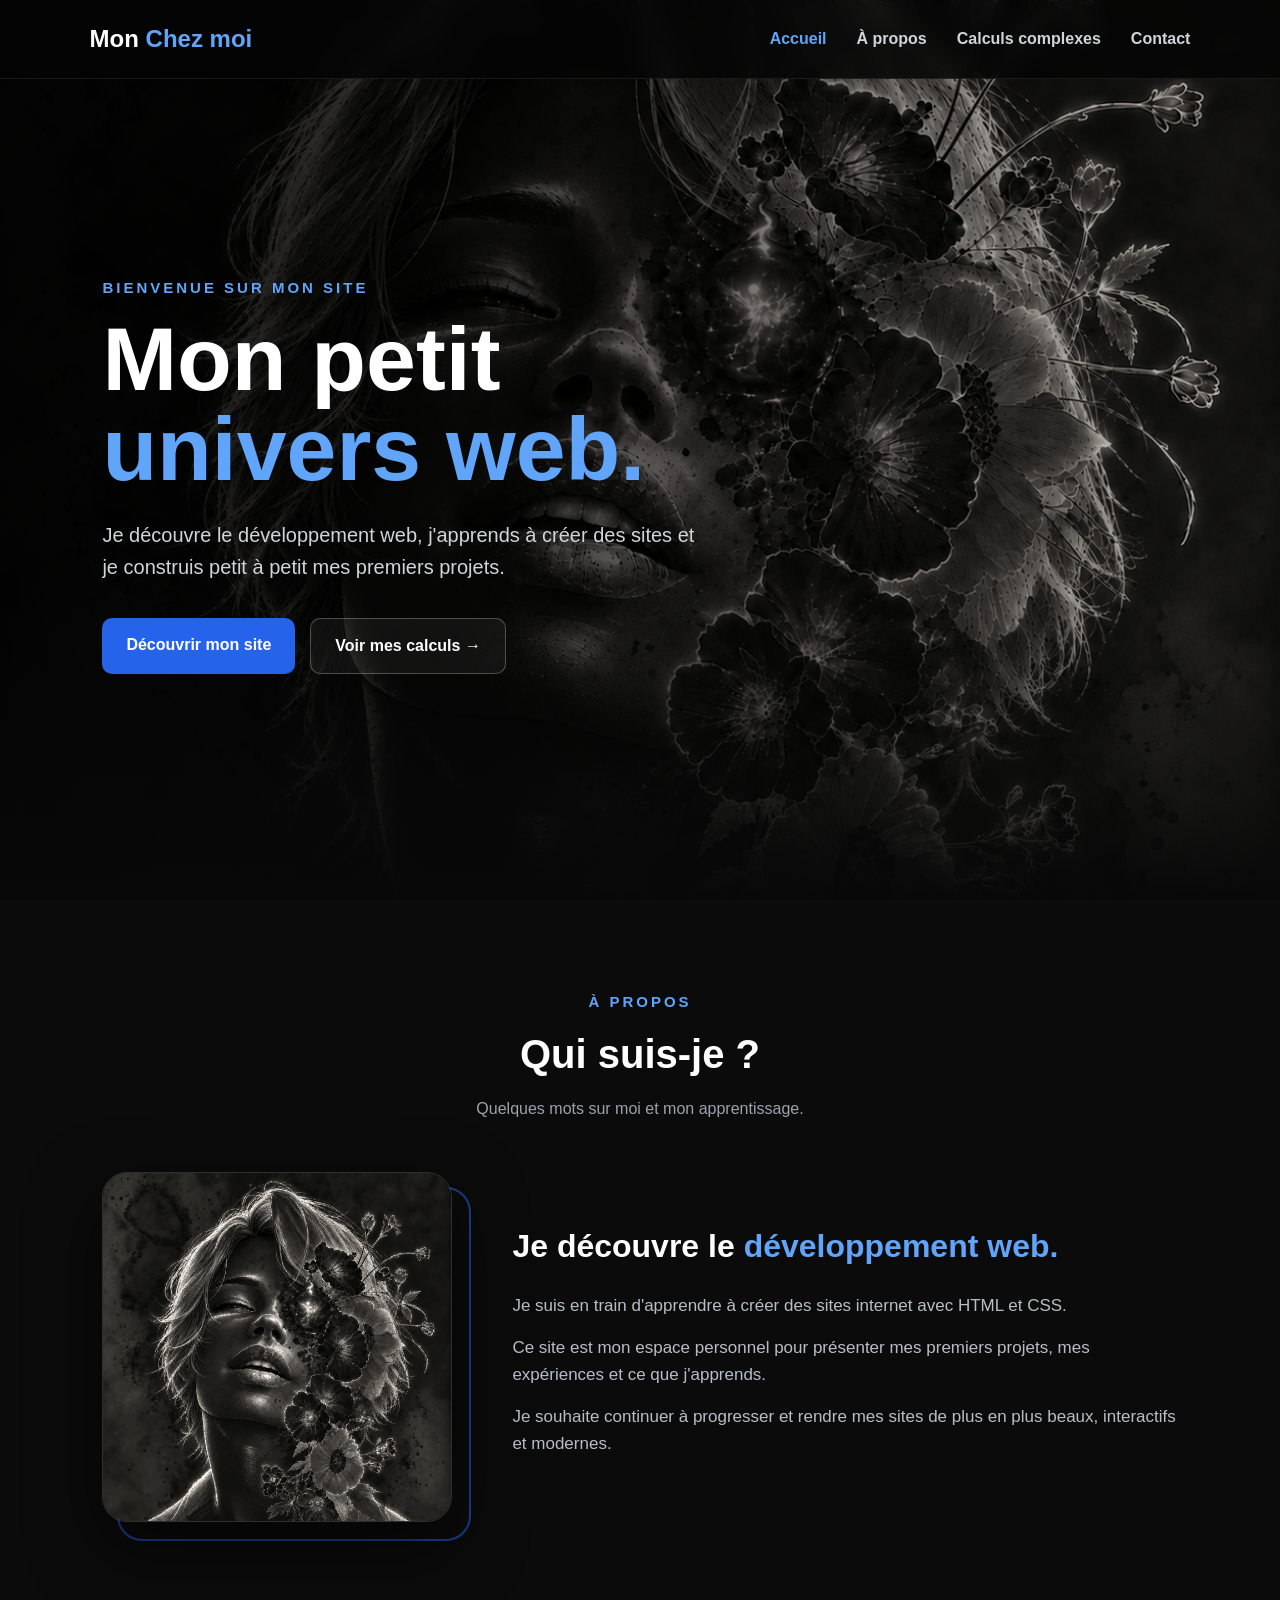
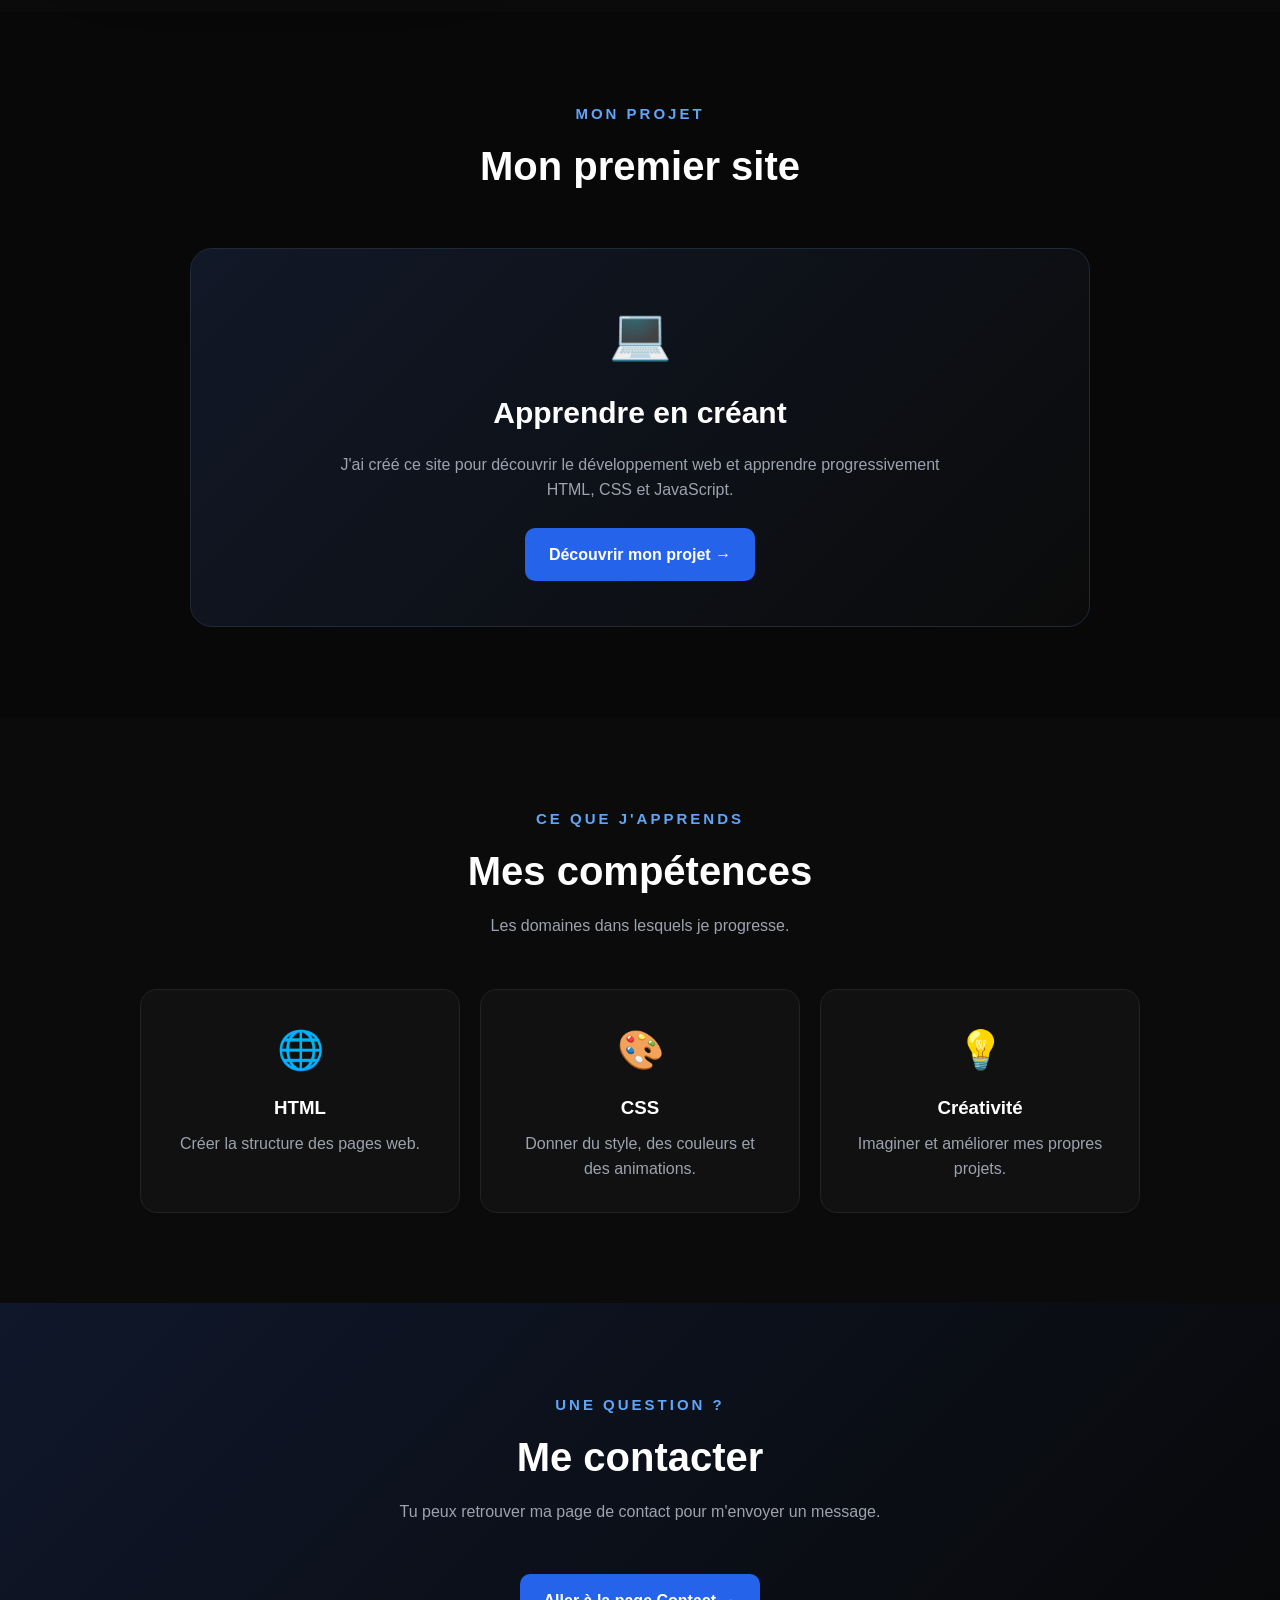
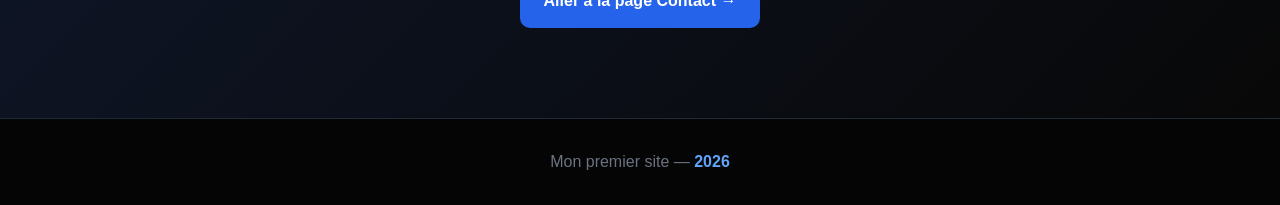
<file: index.html>
<!DOCTYPE html>
<html lang="fr">

<head>

    <meta charset="UTF-8">

    <meta name="viewport" content="width=device-width, initial-scale=1.0">

    <title>Mon Chez moi</title>


    <style>

        /* =========================================
           RESET
        ========================================= */

        * {
            margin: 0;
            padding: 0;
            box-sizing: border-box;
        }

        html {
            scroll-behavior: smooth;
        }

        body {
            font-family: Arial, Helvetica, sans-serif;
            background: #080808;
            color: white;
            line-height: 1.6;
        }


        /* =========================================
           NAVIGATION
        ========================================= */

        header {
            position: fixed;
            top: 0;
            left: 0;

            width: 100%;

            z-index: 1000;

            display: flex;
            justify-content: space-between;
            align-items: center;

            padding: 20px 7%;

            background: rgba(5, 5, 5, 0.85);

            backdrop-filter: blur(10px);

            border-bottom:
                1px solid
                rgba(255, 255, 255, 0.08);
        }


        .logo {
            font-size: 24px;

            font-weight: bold;

            color: white;

            text-decoration: none;
        }


        .logo span {
            color: #60a5fa;
        }


        nav {
            display: flex;

            gap: 30px;
        }


        nav a {
            color: #d1d5db;

            text-decoration: none;

            font-weight: bold;

            transition:
                color 0.25s ease;
        }


        nav a:hover {
            color: #60a5fa;
        }


        nav a.active {
            color: #60a5fa;
        }



        /* =========================================
           HERO
        ========================================= */

        .hero {

            min-height: 100vh;

            display: flex;

            align-items: center;

            padding:
                120px 8% 70px;

            position: relative;

            overflow: hidden;


            background-image:

                linear-gradient(
                    90deg,
                    rgba(0, 0, 0, 0.94) 0%,
                    rgba(0, 0, 0, 0.78) 38%,
                    rgba(0, 0, 0, 0.40) 70%,
                    rgba(0, 0, 0, 0.15) 100%
                ),

                url("./photo.png");


            background-size: cover;

            background-position: center;


            background-repeat: no-repeat;
        }


        .hero::after {

            content: "";

            position: absolute;

            inset: 0;

            pointer-events: none;


            background:

                linear-gradient(
                    to bottom,
                    transparent 65%,
                    #080808 100%
                );
        }


        .hero-content {

            max-width: 700px;

            position: relative;

            z-index: 2;
        }


        .petit-titre {

            color: #60a5fa;

            font-size: 15px;

            font-weight: bold;

            letter-spacing: 3px;

            text-transform: uppercase;

            margin-bottom: 15px;
        }


        .hero h1 {

            font-size:
                clamp(48px, 7vw, 90px);

            line-height: 1;

            margin-bottom: 25px;
        }


        .hero h1 span {

            color: #60a5fa;
        }


        .hero p {

            color: #d1d5db;

            font-size: 20px;

            max-width: 600px;

            margin-bottom: 35px;
        }



        /* =========================================
           BOUTONS
        ========================================= */

        .boutons {

            display: flex;

            flex-wrap: wrap;

            gap: 15px;
        }


        .bouton {

            display: inline-block;

            padding:
                14px 24px;

            border-radius: 10px;

            text-decoration: none;

            font-weight: bold;

            transition:
                transform 0.2s ease,
                background 0.2s ease,
                border-color 0.2s ease;
        }


        .bouton-principal {

            background: #2563eb;

            color: white;
        }


        .bouton-principal:hover {

            background: #3b82f6;

            transform:
                translateY(-3px);
        }


        .bouton-secondaire {

            color: white;

            border:
                1px solid
                rgba(255, 255, 255, 0.25);

            background:
                rgba(255, 255, 255, 0.05);
        }


        .bouton-secondaire:hover {

            border-color:
                #60a5fa;

            transform:
                translateY(-3px);
        }



        /* =========================================
           SECTIONS
        ========================================= */

        section {

            padding:
                90px 8%;
        }


        .titre-section {

            text-align: center;

            margin-bottom: 50px;
        }


        .titre-section .petit-titre {

            margin-bottom: 8px;
        }


        .titre-section h2 {

            font-size: 40px;
        }


        .titre-section p {

            color: #9ca3af;

            max-width: 600px;

            margin:
                10px auto 0;
        }



        /* =========================================
           A PROPOS
        ========================================= */

        .apropos {

            background: #0b0b0b;
        }


        .apropos-contenu {

            max-width: 1100px;

            margin: auto;

            display: grid;

            grid-template-columns:
                350px 1fr;

            gap: 60px;

            align-items: center;
        }


        .photo-container {

            position: relative;
        }


        .photo-container img {

            display: block;

            width: 100%;

            aspect-ratio: 1 / 1;

            object-fit: cover;

            border-radius: 25px;

            border:
                1px solid
                rgba(255, 255, 255, 0.15);

            box-shadow:
                0 25px 70px
                rgba(0, 0, 0, 0.6);
        }


        .photo-container::before {

            content: "";

            position: absolute;

            width: 100%;

            height: 100%;

            border:
                2px solid
                #2563eb;

            border-radius: 25px;

            top: 15px;

            left: 15px;

            z-index: 0;

            opacity: 0.6;
        }


        .photo-container img {

            position: relative;

            z-index: 1;
        }


        .apropos-texte h3 {

            font-size: 32px;

            margin-bottom: 20px;
        }


        .apropos-texte h3 span {

            color: #60a5fa;
        }


        .apropos-texte p {

            color: #b8bec8;

            margin-bottom: 15px;

            font-size: 17px;
        }



        /* =========================================
           PROJET
        ========================================= */

        .projet {

            background: #080808;
        }


        .projet-card {

            max-width: 900px;

            margin: auto;

            padding: 45px;

            border-radius: 22px;

            background:
                linear-gradient(
                    135deg,
                    #111827,
                    #0b0b0b
                );

            border:
                1px solid
                #1f2937;

            text-align: center;

            transition:
                transform 0.25s ease,
                border-color 0.25s ease;
        }


        .projet-card:hover {

            transform:
                translateY(-5px);

            border-color:
                #2563eb;
        }


        .projet-icon {

            font-size: 50px;

            margin-bottom: 15px;
        }


        .projet-card h3 {

            font-size: 30px;

            margin-bottom: 15px;
        }


        .projet-card p {

            color: #9ca3af;

            max-width: 650px;

            margin:
                0 auto 25px;
        }



        /* =========================================
           COMPETENCES
        ========================================= */

        .competences {

            background: #0b0b0b;
        }


        .competences-container {

            max-width: 1000px;

            margin: auto;

            display: grid;

            grid-template-columns:
                repeat(3, 1fr);

            gap: 20px;
        }


        .competence {

            padding: 30px;

            background: #111111;

            border:
                1px solid
                #222;

            border-radius: 17px;

            text-align: center;

            transition:
                transform 0.25s ease,
                border-color 0.25s ease;
        }


        .competence:hover {

            transform:
                translateY(-6px);

            border-color:
                #2563eb;
        }


        .competence-icon {

            font-size: 38px;

            margin-bottom: 12px;
        }


        .competence h3 {

            margin-bottom: 8px;
        }


        .competence p {

            color: #9ca3af;
        }



        /* =========================================
           CONTACT
        ========================================= */

        .contact {

            text-align: center;

            background:
                linear-gradient(
                    135deg,
                    #0f172a,
                    #080808
                );
        }


        .contact p {

            color: #9ca3af;

            margin:
                10px auto 25px;
        }



        /* =========================================
           FOOTER
        ========================================= */

        footer {

            text-align: center;

            padding: 30px 20px;

            background: #050505;

            border-top:
                1px solid
                #1f2937;

            color: #6b7280;
        }


        footer strong {

            color: #60a5fa;
        }



        /* =========================================
           TELEPHONE
        ========================================= */

        @media (max-width: 800px) {


            header {

                padding:
                    18px 5%;
            }


            nav {

                gap: 15px;
            }


            nav a {

                font-size: 14px;
            }


            .hero {

                background-position:
                    60% center;
            }


            .apropos-contenu {

                grid-template-columns: 1fr;

                text-align: center;
            }


            .photo-container {

                width:
                    min(320px, 80%);

                margin: auto;
            }


            .competences-container {

                grid-template-columns: 1fr;
            }

        }



        @media (max-width: 550px) {


            header {

                position: relative;

                flex-direction: column;

                gap: 12px;
            }


            nav {

                flex-wrap: wrap;

                justify-content: center;
            }


            .hero {

                min-height: 90vh;

                padding:
                    80px 7% 60px;
            }


            .hero h1 {

                font-size: 50px;
            }


            .hero p {

                font-size: 17px;
            }


            section {

                padding:
                    65px 7%;
            }


            .titre-section h2 {

                font-size: 32px;
            }


            .projet-card {

                padding:
                    30px 20px;
            }

        }

    </style>

</head>


<body>


    <!-- =========================================
         NAVIGATION
    ========================================== -->

    <header>

        <a
            href="index.html"
            class="logo"
        >
            Mon <span>Chez moi</span>
        </a>


        <nav>

            <a
                href="index.html"
                class="active"
            >
                Accueil
            </a>

            <a href="#apropos">
                À propos
            </a>

            <a href="complex.html">
                Calculs complexes
            </a>

            <a href="contact.html">
                Contact
            </a>

        </nav>

    </header>



    <!-- =========================================
         ACCUEIL
    ========================================== -->

    <main>


        <section class="hero">

            <div class="hero-content">

                <div class="petit-titre">
                    Bienvenue sur mon site
                </div>


                <h1>

                    Mon petit
                    <br>

                    <span>
                        univers web.
                    </span>

                </h1>


                <p>

                    Je découvre le développement web,
                    j'apprends à créer des sites et
                    je construis petit à petit mes
                    premiers projets.

                </p>


                <div class="boutons">

                    <a
                        href="#apropos"
                        class="bouton bouton-principal"
                    >
                        Découvrir mon site
                    </a>


                    <a
                        href="complex.html"
                        class="bouton bouton-secondaire"
                    >
                        Voir mes calculs →
                    </a>

                </div>

            </div>

        </section>



        <!-- =========================================
             A PROPOS
        ========================================== -->

        <section
            class="apropos"
            id="apropos"
        >


            <div class="titre-section">

                <div class="petit-titre">
                    À propos
                </div>


                <h2>
                    Qui suis-je ?
                </h2>


                <p>
                    Quelques mots sur moi et mon apprentissage.
                </p>

            </div>



            <div class="apropos-contenu">


                <div class="photo-container">

                    <img
                        src="./photo.png"
                        alt="Ma photo"
                    >

                </div>



                <div class="apropos-texte">

                    <h3>

                        Je découvre le

                        <span>
                            développement web.
                        </span>

                    </h3>


                    <p>

                        Je suis en train d'apprendre à créer
                        des sites internet avec HTML et CSS.

                    </p>


                    <p>

                        Ce site est mon espace personnel pour
                        présenter mes premiers projets,
                        mes expériences et ce que j'apprends.

                    </p>


                    <p>

                        Je souhaite continuer à progresser
                        et rendre mes sites de plus en plus
                        beaux, interactifs et modernes.

                    </p>

                </div>

            </div>

        </section>



        <!-- =========================================
             PROJET
        ========================================== -->

        <section class="projet">


            <div class="titre-section">

                <div class="petit-titre">
                    Mon projet
                </div>


                <h2>
                    Mon premier site
                </h2>

            </div>



            <div class="projet-card">


                <div class="projet-icon">
                    💻
                </div>


                <h3>
                    Apprendre en créant
                </h3>


                <p>

                    J'ai créé ce site pour découvrir
                    le développement web et apprendre
                    progressivement HTML, CSS et JavaScript.

                </p>


                <a
                    href="complex.html"
                    class="bouton bouton-principal"
                >
                    Découvrir mon projet →
                </a>

            </div>

        </section>



        <!-- =========================================
             COMPETENCES
        ========================================== -->

        <section class="competences">


            <div class="titre-section">

                <div class="petit-titre">
                    Ce que j'apprends
                </div>


                <h2>
                    Mes compétences
                </h2>


                <p>
                    Les domaines dans lesquels je progresse.
                </p>

            </div>



            <div class="competences-container">


                <div class="competence">

                    <div class="competence-icon">
                        🌐
                    </div>


                    <h3>
                        HTML
                    </h3>


                    <p>
                        Créer la structure
                        des pages web.
                    </p>

                </div>



                <div class="competence">

                    <div class="competence-icon">
                        🎨
                    </div>


                    <h3>
                        CSS
                    </h3>


                    <p>
                        Donner du style,
                        des couleurs et
                        des animations.
                    </p>

                </div>



                <div class="competence">

                    <div class="competence-icon">
                        💡
                    </div>


                    <h3>
                        Créativité
                    </h3>


                    <p>
                        Imaginer et améliorer
                        mes propres projets.
                    </p>

                </div>

            </div>

        </section>



        <!-- =========================================
             CONTACT
        ========================================== -->

        <section class="contact">


            <div class="titre-section">

                <div class="petit-titre">
                    Une question ?
                </div>


                <h2>
                    Me contacter
                </h2>


                <p>

                    Tu peux retrouver ma page de contact
                    pour m'envoyer un message.

                </p>

            </div>


            <a
                href="contact.html"
                class="bouton bouton-principal"
            >
                Aller à la page Contact →
            </a>

        </section>

    </main>



    <!-- =========================================
         FOOTER
    ========================================== -->

    <footer>

        <p>

            Mon premier site —

            <strong>
                2026
            </strong>

        </p>

    </footer>


</body>

</html>
</file>
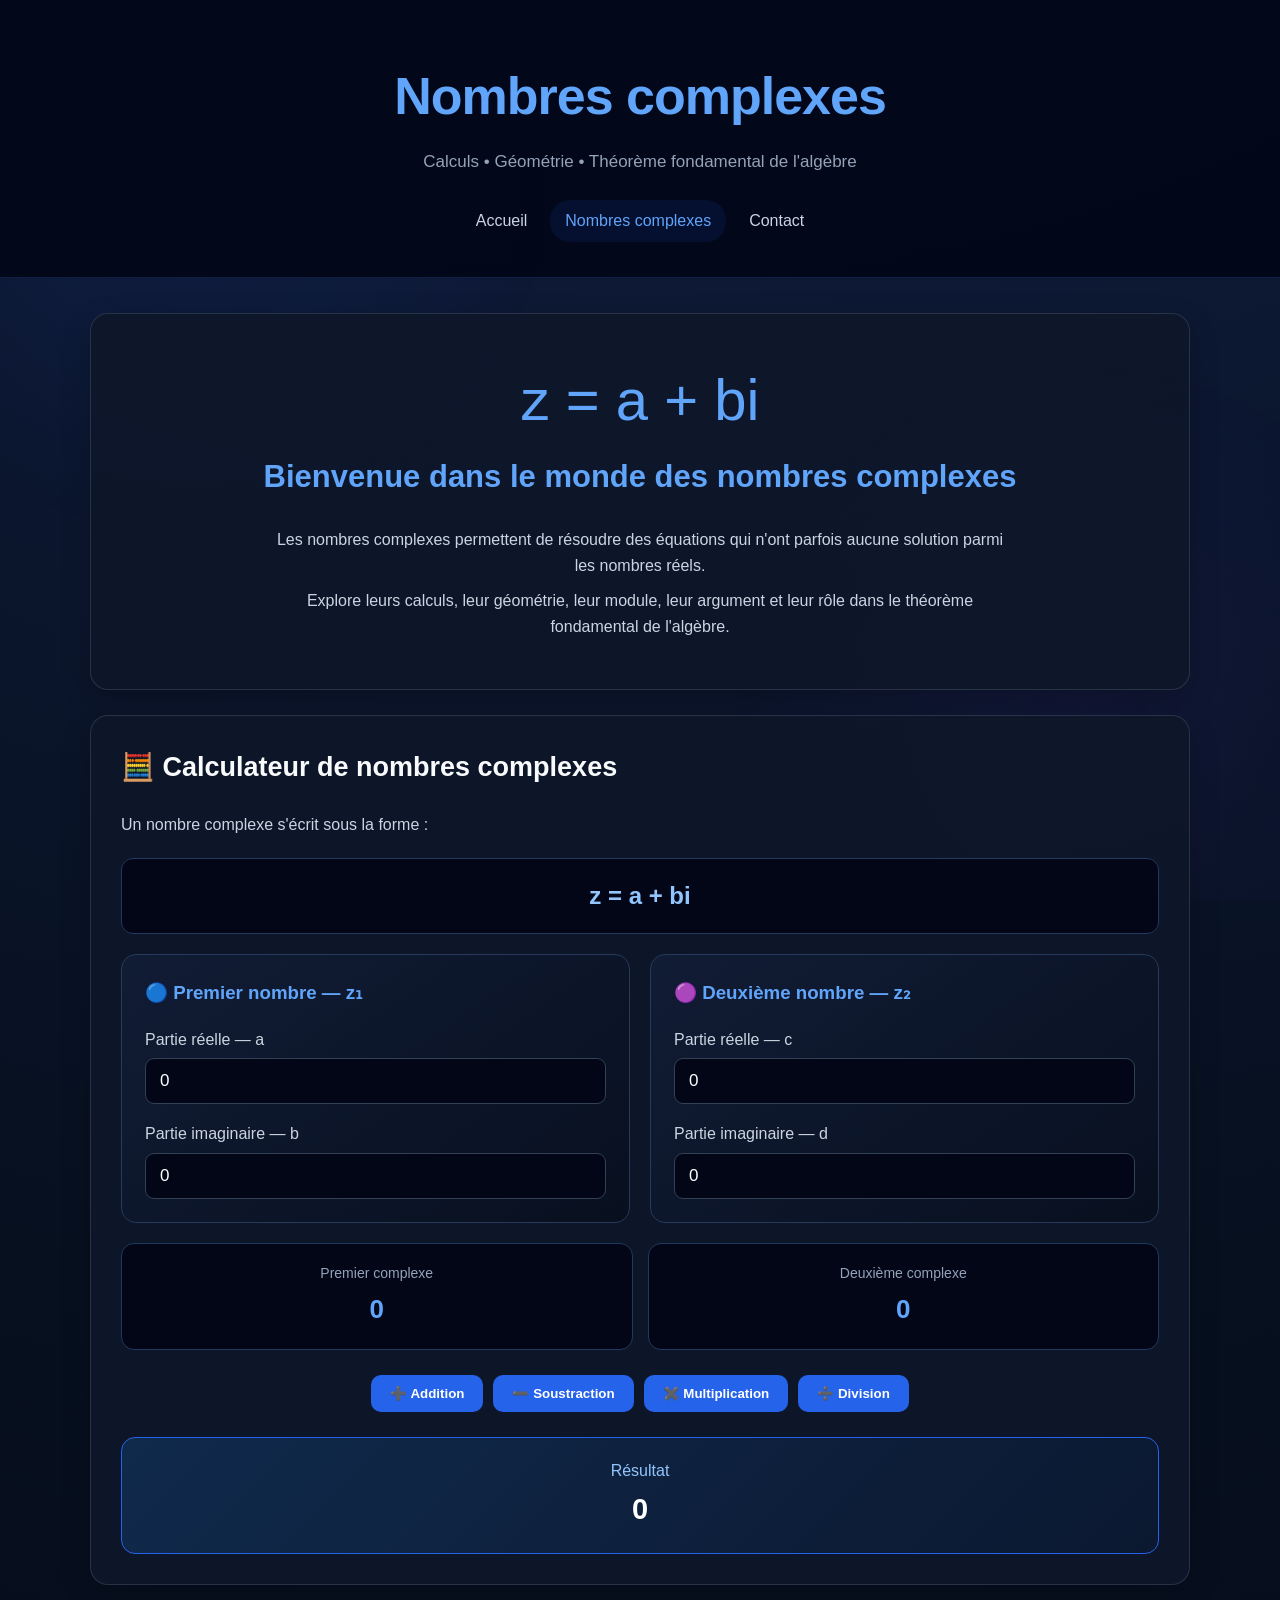
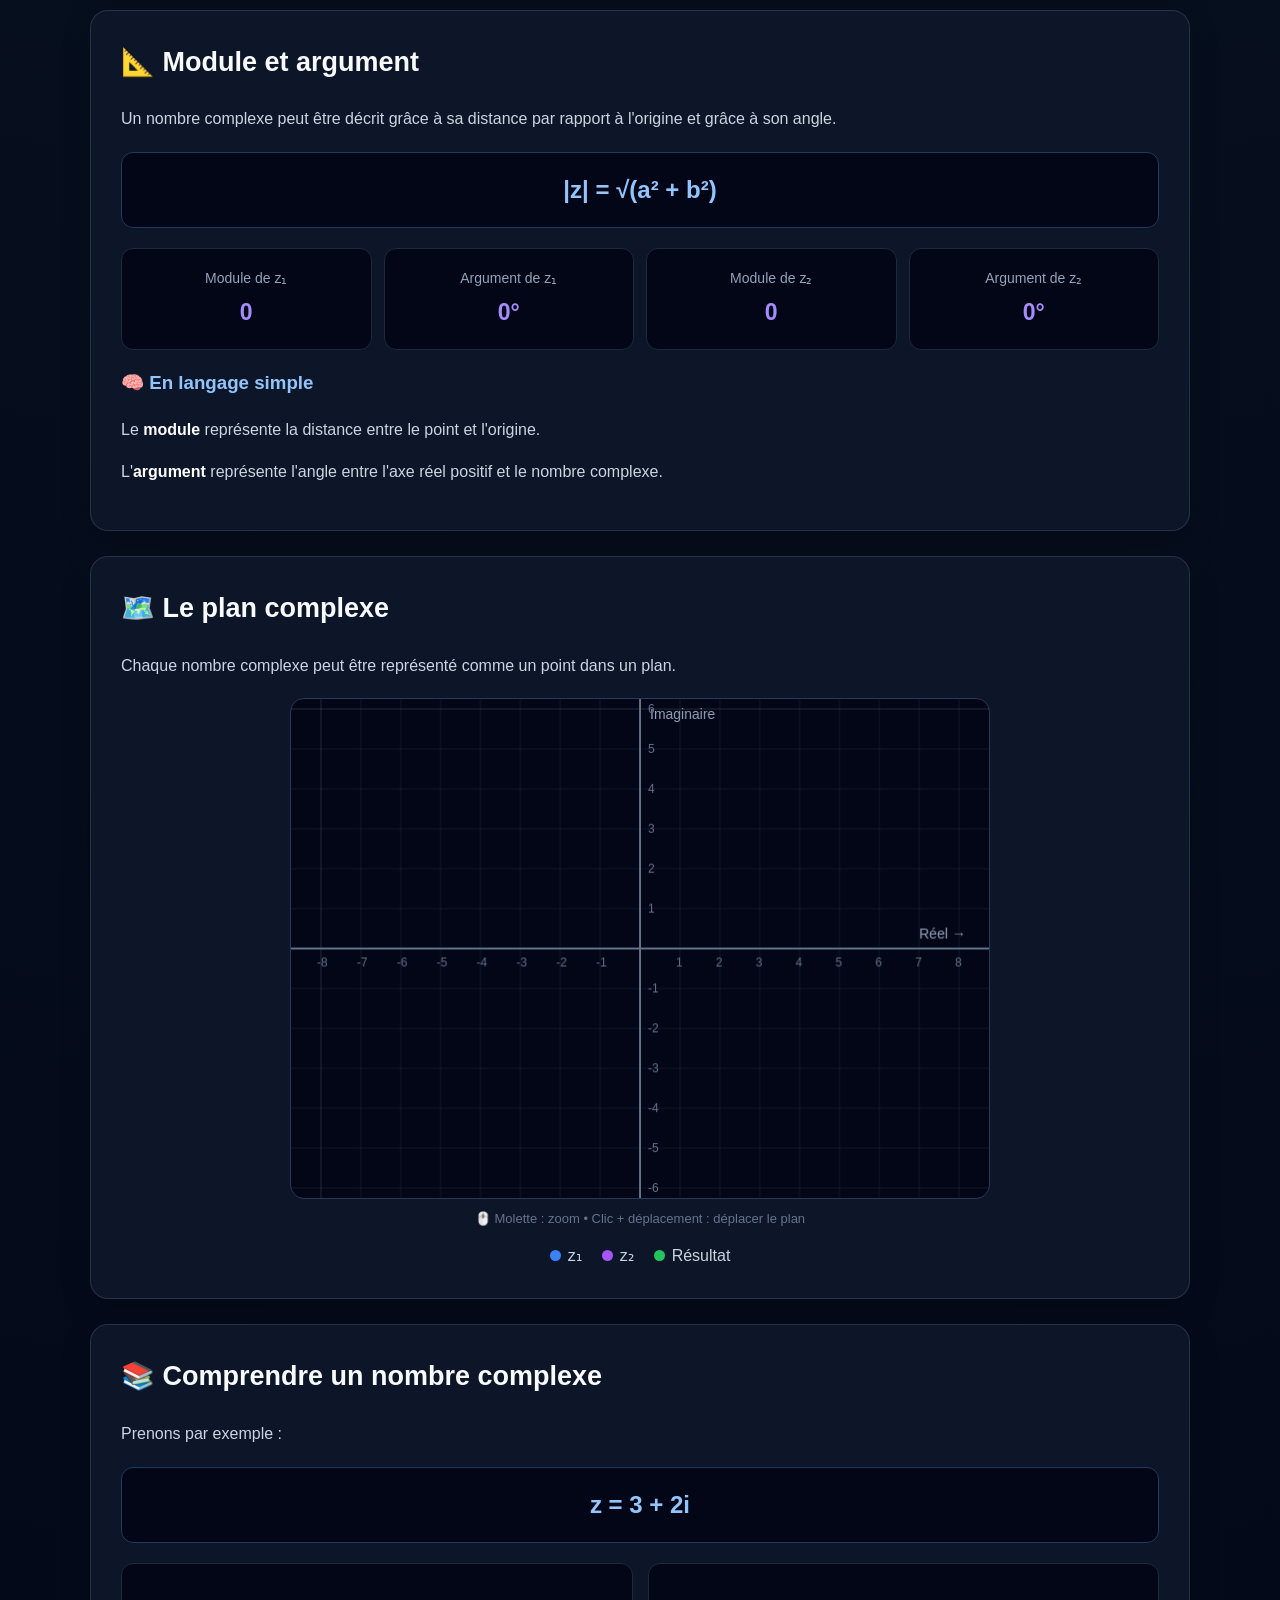
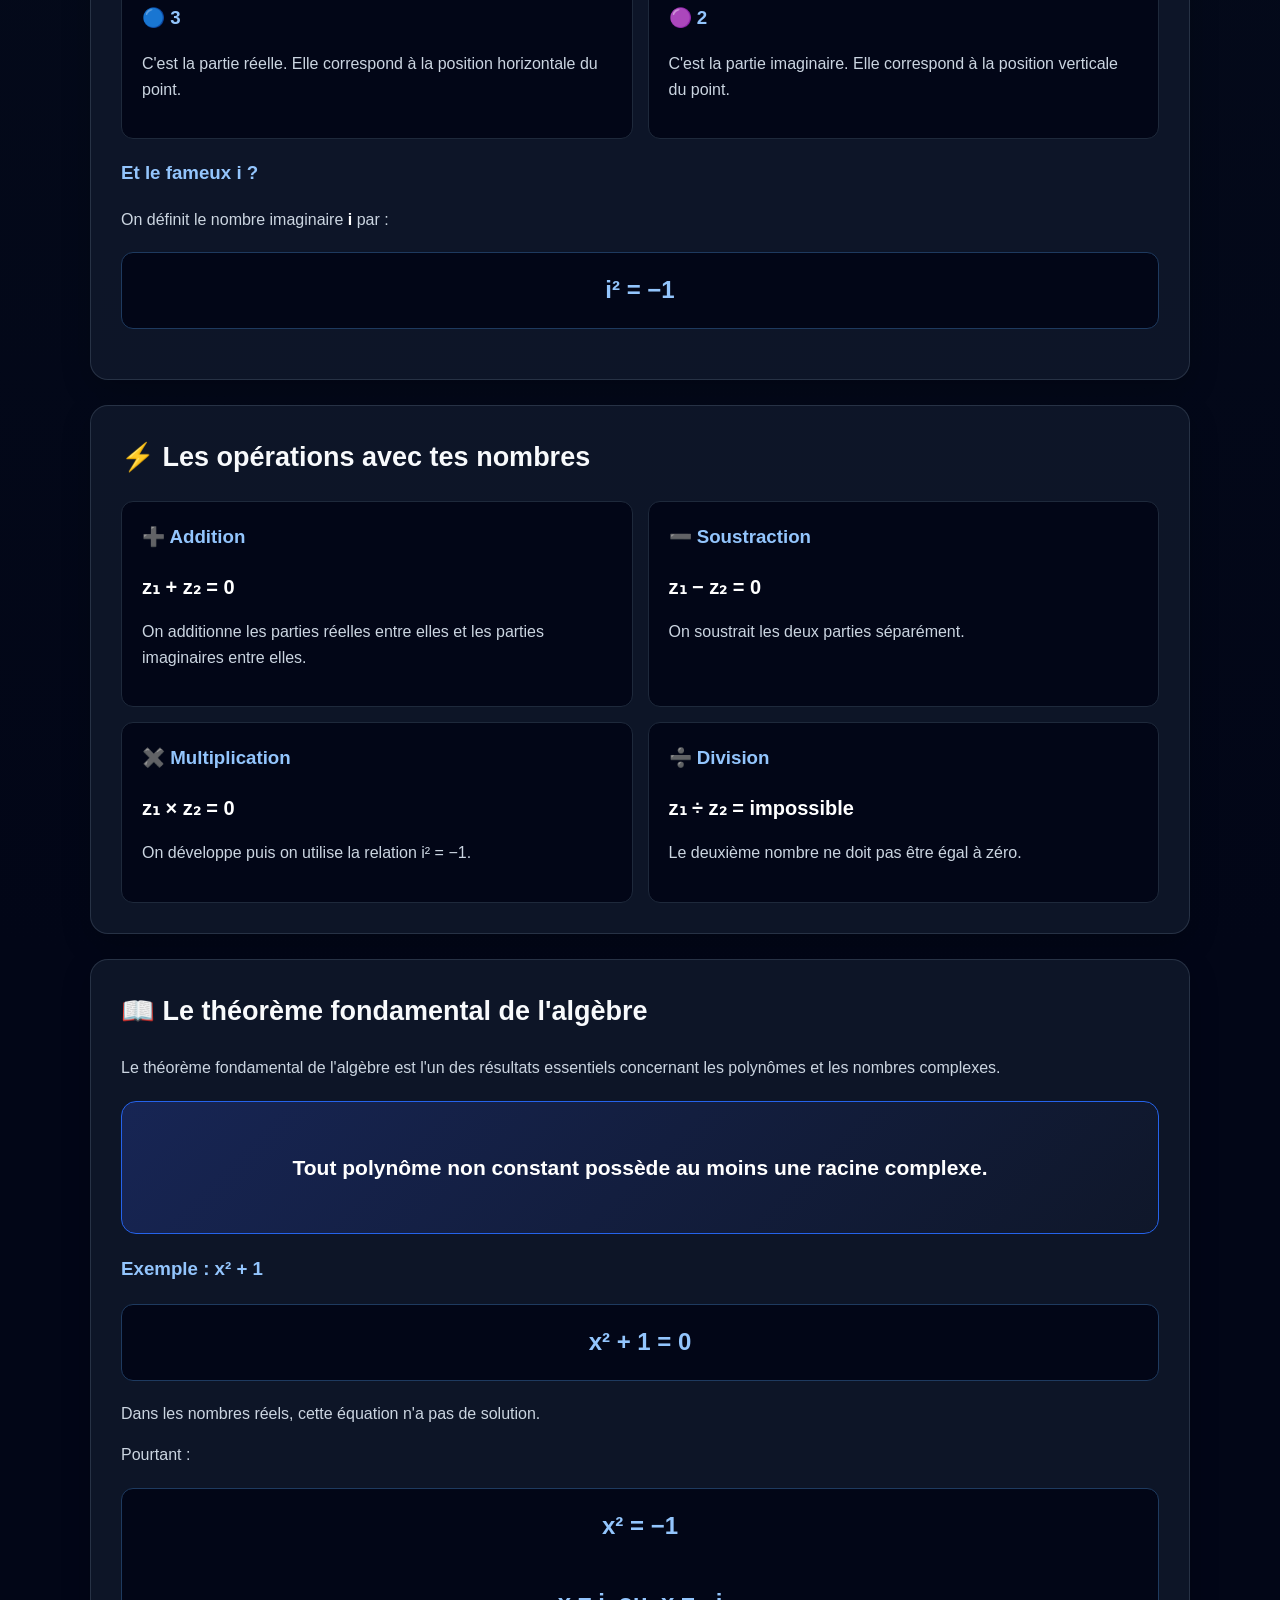
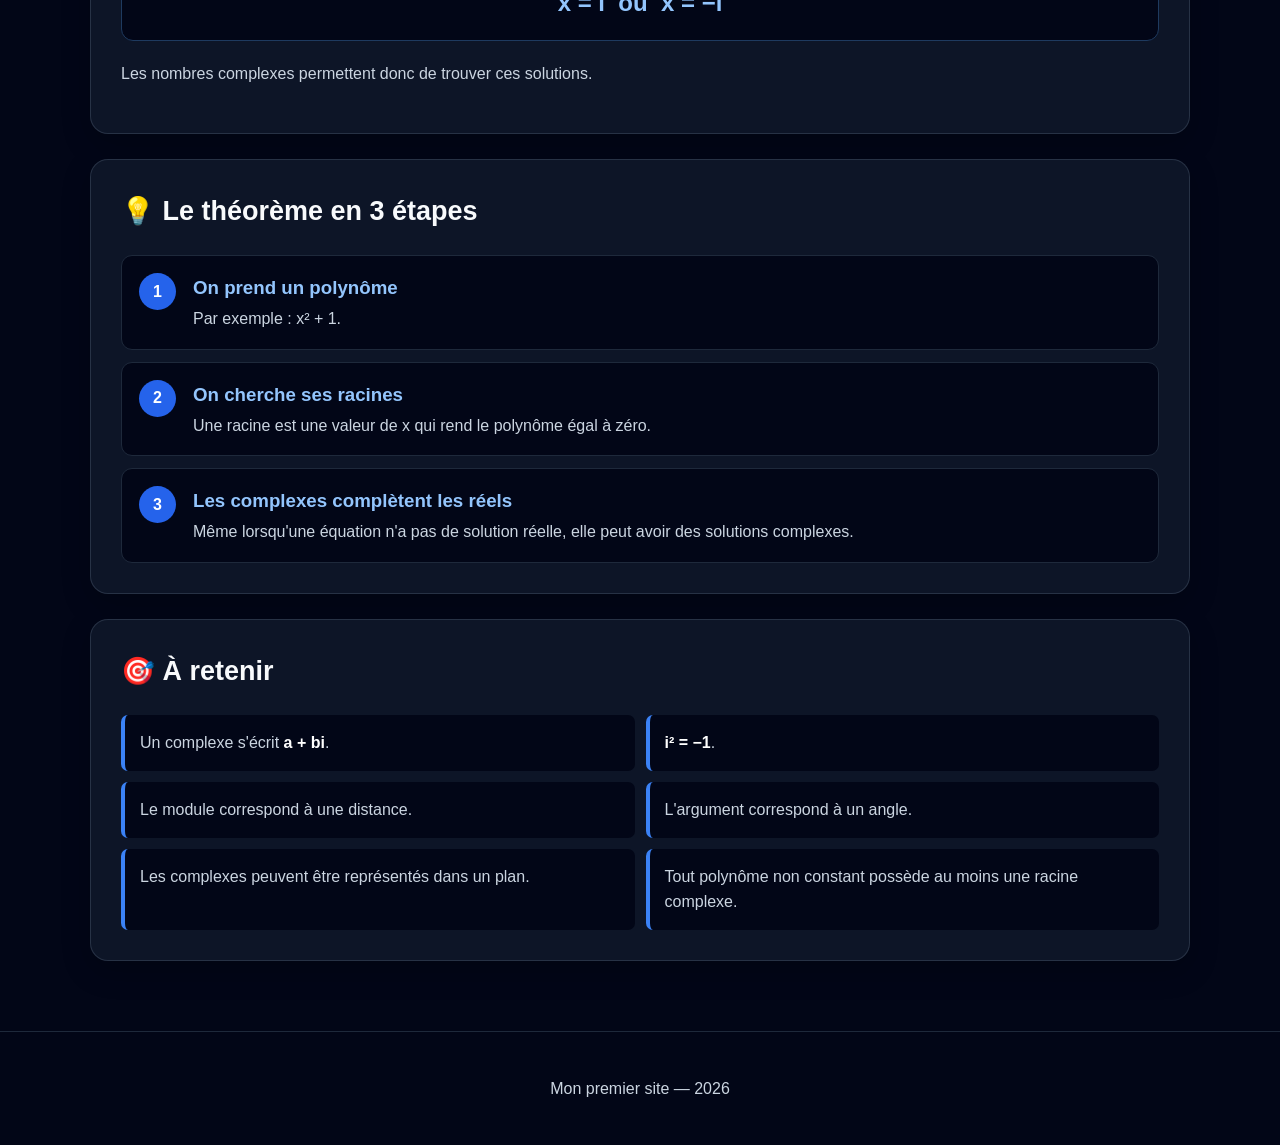
<file: complex.html>
<!DOCTYPE html>
<html lang="fr">

<head>

    <meta charset="UTF-8">

    <meta name="viewport" content="width=device-width, initial-scale=1.0">

    <title>Nombres complexes</title>


    <style>

        /* =========================================================
           RESET
        ========================================================= */

        * {
            box-sizing: border-box;
        }

        html {
            scroll-behavior: smooth;
        }

        body {
            margin: 0;

            font-family:
                Arial,
                Helvetica,
                sans-serif;

            color: #e2e8f0;

            background:
                radial-gradient(
                    circle at 50% -20%,
                    #172554 0%,
                    #07101f 35%,
                    #020617 75%
                );

            min-height: 100vh;

            line-height: 1.6;
        }


        body::before {

            content: "";

            position: fixed;

            inset: 0;

            pointer-events: none;

            z-index: -1;

            background:
                radial-gradient(
                    circle at 15% 20%,
                    rgba(37, 99, 235, 0.07),
                    transparent 28%
                ),

                radial-gradient(
                    circle at 85% 80%,
                    rgba(124, 58, 237, 0.06),
                    transparent 28%
                );
        }



        /* =========================================================
           HEADER
        ========================================================= */

        header {

            text-align: center;

            padding:
                55px 20px 35px;

            background:
                rgba(2, 6, 23, 0.92);

            border-bottom:
                1px solid
                rgba(59, 130, 246, 0.2);
        }


        header h1 {

            margin: 0;

            font-size:
                clamp(
                    32px,
                    5vw,
                    52px
                );

            color:
                #60a5fa;

            letter-spacing:
                -1px;
        }


        header p {

            color:
                #94a3b8;

            margin:
                10px 0 25px;

            font-size:
                17px;
        }



        /* =========================================================
           NAVIGATION
        ========================================================= */

        nav {

            display: flex;

            justify-content: center;

            align-items: center;

            flex-wrap: wrap;

            gap: 8px;
        }


        nav a {

            color:
                #cbd5e1;

            text-decoration:
                none;

            padding:
                8px 15px;

            border-radius:
                20px;

            transition:
                background 0.2s ease,
                color 0.2s ease,
                transform 0.2s ease;
        }


        nav a:hover {

            color:
                white;

            background:
                rgba(37, 99, 235, 0.15);

            transform:
                translateY(-2px);
        }


        nav a.active {

            color:
                #60a5fa;

            background:
                rgba(37, 99, 235, 0.10);
        }



        /* =========================================================
           MAIN
        ========================================================= */

        main {

            width:
                min(1100px, 92%);

            margin:
                35px auto 70px;
        }



        /* =========================================================
           SECTIONS
        ========================================================= */

        section {

            margin-bottom:
                25px;

            padding:
                30px;

            border-radius:
                18px;

            background:
                rgba(15, 23, 42, 0.92);

            border:
                1px solid
                rgba(71, 85, 105, 0.45);

            box-shadow:
                0 10px 30px
                rgba(0, 0, 0, 0.2);

            transition:
                border-color 0.25s ease,
                transform 0.25s ease;
        }


        section:hover {

            border-color:
                rgba(59, 130, 246, 0.35);
        }


        section h2 {

            margin-top:
                0;

            color:
                #f8fafc;

            font-size:
                27px;
        }


        section h3 {

            color:
                #93c5fd;
        }


        p {

            color:
                #cbd5e1;
        }


        strong {

            color:
                white;
        }



        /* =========================================================
           INTRO
        ========================================================= */

        .hero {

            text-align:
                center;

            padding:
                40px 25px;
        }


        .hero-symbol {

            font-size:
                58px;

            color:
                #60a5fa;

            margin-bottom:
                5px;
        }


        .hero h2 {

            color:
                #60a5fa;

            font-size:
                31px;
        }


        .hero p {

            max-width:
                750px;

            margin:
                10px auto;
        }



        /* =========================================================
           FORMULES
        ========================================================= */

        .formule {

            text-align:
                center;

            padding:
                18px;

            margin:
                20px 0;

            border-radius:
                12px;

            background:
                #020617;

            border:
                1px solid
                #1e3a5f;

            color:
                #93c5fd;

            font-size:
                24px;

            font-weight:
                bold;
        }



        /* =========================================================
           CALCULATEUR
        ========================================================= */

        .calculateur {

            display:
                grid;

            grid-template-columns:
                repeat(
                    2,
                    minmax(0, 1fr)
                );

            gap:
                20px;
        }


        .nombre {

            padding:
                23px;

            border-radius:
                15px;

            background:
                linear-gradient(
                    145deg,
                    #111c35,
                    #08101f
                );

            border:
                1px solid
                #263a5c;

            transition:
                transform 0.2s ease,
                border-color 0.2s ease;
        }


        .nombre:hover {

            transform:
                translateY(-3px);

            border-color:
                #3b82f6;
        }


        .nombre h3 {

            margin-top:
                0;

            color:
                #60a5fa;
        }


        .champ {

            margin-top:
                17px;
        }


        .champ label {

            display:
                block;

            margin-bottom:
                6px;

            color:
                #cbd5e1;
        }


        .champ input {

            width:
                100%;

            padding:
                12px 14px;

            border-radius:
                9px;

            border:
                1px solid
                #334155;

            background:
                #020617;

            color:
                white;

            font-size:
                17px;

            outline:
                none;

            transition:
                border-color 0.2s ease,
                box-shadow 0.2s ease;
        }


        .champ input:focus {

            border-color:
                #3b82f6;

            box-shadow:
                0 0 0 3px
                rgba(
                    59,
                    130,
                    246,
                    0.12
                );
        }



        /* =========================================================
           Z1 / Z2
        ========================================================= */

        .complexes {

            display:
                grid;

            grid-template-columns:
                repeat(
                    2,
                    1fr
                );

            gap:
                15px;

            margin-top:
                20px;
        }


        .complexe-card {

            text-align:
                center;

            padding:
                18px;

            background:
                #020617;

            border:
                1px solid
                #1e3a5f;

            border-radius:
                13px;
        }


        .complexe-label {

            color:
                #94a3b8;

            font-size:
                14px;
        }


        .complexe-value {

            font-size:
                26px;

            font-weight:
                bold;

            color:
                #60a5fa;

            margin-top:
                5px;
        }



        /* =========================================================
           BOUTONS
        ========================================================= */

        .boutons {

            display:
                flex;

            justify-content:
                center;

            flex-wrap:
                wrap;

            gap:
                10px;

            margin:
                25px 0;
        }


        button {

            border:
                none;

            padding:
                11px 19px;

            border-radius:
                10px;

            background:
                #2563eb;

            color:
                white;

            font-weight:
                bold;

            cursor:
                pointer;

            transition:
                background 0.2s ease,
                transform 0.15s ease,
                box-shadow 0.2s ease;
        }


        button:hover {

            background:
                #3b82f6;

            transform:
                translateY(-2px);

            box-shadow:
                0 7px 18px
                rgba(
                    37,
                    99,
                    235,
                    0.25
                );
        }


        button:active {

            transform:
                scale(0.96);
        }



        /* =========================================================
           RESULTAT
        ========================================================= */

        .resultat {

            text-align:
                center;

            padding:
                20px;

            border-radius:
                14px;

            background:
                linear-gradient(
                    135deg,
                    #102a4c,
                    #0b1830
                );

            border:
                1px solid
                #2563eb;
        }


        .resultat-label {

            color:
                #93c5fd;
        }


        #resultat {

            font-size:
                29px;

            font-weight:
                bold;

            color:
                white;

            margin-top:
                3px;
        }



        /* =========================================================
           MODULE / ARGUMENT
        ========================================================= */

        .mesures {

            display:
                grid;

            grid-template-columns:
                repeat(
                    4,
                    1fr
                );

            gap:
                12px;

            margin-top:
                20px;
        }


        .mesure {

            padding:
                18px;

            text-align:
                center;

            background:
                #020617;

            border:
                1px solid
                #1e293b;

            border-radius:
                12px;
        }


        .mesure .nom {

            color:
                #94a3b8;

            font-size:
                14px;
        }


        .mesure .valeur {

            font-size:
                23px;

            font-weight:
                bold;

            color:
                #a78bfa;

            margin-top:
                4px;
        }



        /* =========================================================
           PLAN COMPLEXE
        ========================================================= */

        .plan-container {

            display:
                flex;

            justify-content:
                center;

            margin-top:
                20px;
        }


        canvas {

            display:
                block;

            width:
                100%;

            max-width:
                700px;

            height:
                auto;

            background:
                #020617;

            border:
                1px solid
                #263a5c;

            border-radius:
                14px;

            cursor:
                grab;

            touch-action:
                none;
        }


        canvas:active {

            cursor:
                grabbing;
        }


        .plan-info {

            text-align:
                center;

            color:
                #64748b;

            font-size:
                13px;

            margin-top:
                10px;
        }


        .legende {

            display:
                flex;

            justify-content:
                center;

            flex-wrap:
                wrap;

            gap:
                20px;

            margin-top:
                13px;
        }


        .legende-item {

            display:
                flex;

            align-items:
                center;

            gap:
                7px;

            color:
                #cbd5e1;
        }


        .point {

            width:
                11px;

            height:
                11px;

            border-radius:
                50%;
        }


        .point-bleu {

            background:
                #3b82f6;
        }


        .point-violet {

            background:
                #a855f7;
        }


        .point-vert {

            background:
                #22c55e;
        }



        /* =========================================================
           DEFINITION
        ========================================================= */

        .definition {

            display:
                grid;

            grid-template-columns:
                repeat(
                    2,
                    1fr
                );

            gap:
                15px;
        }


        .definition-card {

            padding:
                20px;

            background:
                #020617;

            border:
                1px solid
                #1e293b;

            border-radius:
                12px;
        }



        /* =========================================================
           OPERATIONS
        ========================================================= */

        .exemples {

            display:
                grid;

            grid-template-columns:
                repeat(
                    2,
                    1fr
                );

            gap:
                15px;
        }


        .exemple {

            padding:
                20px;

            background:
                #020617;

            border:
                1px solid
                #1e293b;

            border-radius:
                12px;
        }


        .exemple h3 {

            margin-top:
                0;
        }


        .calcul {

            color:
                white;

            font-size:
                20px;

            font-weight:
                bold;
        }



        /* =========================================================
           THEOREME
        ========================================================= */

        .theoreme {

            text-align:
                center;

            padding:
                28px;

            margin:
                20px 0;

            background:
                linear-gradient(
                    135deg,
                    #172554,
                    #0f172a
                );

            border:
                1px solid
                #2563eb;

            border-radius:
                15px;
        }


        .theoreme .grand {

            font-size:
                21px;

            color:
                #dbeafe;
        }



        /* =========================================================
           ETAPES
        ========================================================= */

        .etapes {

            display:
                grid;

            gap:
                12px;
        }


        .etape {

            display:
                flex;

            gap:
                17px;

            padding:
                17px;

            background:
                #020617;

            border:
                1px solid
                #1e293b;

            border-radius:
                11px;
        }


        .numero {

            min-width:
                37px;

            height:
                37px;

            display:
                flex;

            align-items:
                center;

            justify-content:
                center;

            border-radius:
                50%;

            background:
                #2563eb;

            color:
                white;

            font-weight:
                bold;
        }


        .etape h3 {

            margin:
                0 0 3px;
        }


        .etape p {

            margin:
                0;
        }



        /* =========================================================
           A RETENIR
        ========================================================= */

        .retenir {

            display:
                grid;

            grid-template-columns:
                repeat(
                    2,
                    1fr
                );

            gap:
                11px;
        }


        .retenir-item {

            padding:
                15px;

            background:
                #020617;

            border-left:
                4px solid
                #3b82f6;

            border-radius:
                7px;

            color:
                #cbd5e1;
        }



        /* =========================================================
           FOOTER
        ========================================================= */

        footer {

            text-align:
                center;

            padding:
                28px;

            color:
                #64748b;

            border-top:
                1px solid
                #1e293b;

            background:
                #020617;
        }



        /* =========================================================
           RESPONSIVE
        ========================================================= */

        @media (max-width: 800px) {

            .mesures {

                grid-template-columns:
                    repeat(
                        2,
                        1fr
                    );
            }

        }


        @media (max-width: 650px) {

            main {

                width:
                    94%;
            }


            section {

                padding:
                    20px;
            }


            .calculateur,
            .complexes,
            .definition,
            .exemples,
            .retenir {

                grid-template-columns:
                    1fr;
            }


            .mesures {

                grid-template-columns:
                    1fr;
            }


            header h1 {

                font-size:
                    30px;
            }


            .hero h2 {

                font-size:
                    25px;
            }


            .formule {

                font-size:
                    20px;
            }


            .etape {

                align-items:
                    flex-start;
            }

        }

    </style>

</head>


<body>


<!-- =========================================================
     HEADER
========================================================= -->

<header>

    <h1>
        Nombres complexes
    </h1>

    <p>
        Calculs • Géométrie • Théorème fondamental de l'algèbre
    </p>

    <nav>

        <a href="index.html">
            Accueil
        </a>

        <a
            href="complex.html"
            class="active"
        >
            Nombres complexes
        </a>

        <a href="contact.html">
            Contact
        </a>

    </nav>

</header>



<main>


<!-- =========================================================
     INTRODUCTION
========================================================= -->

<section class="hero">

    <div class="hero-symbol">
        z = a + bi
    </div>

    <h2>
        Bienvenue dans le monde des nombres complexes
    </h2>

    <p>
        Les nombres complexes permettent de résoudre
        des équations qui n'ont parfois aucune solution
        parmi les nombres réels.
    </p>

    <p>
        Explore leurs calculs, leur géométrie,
        leur module, leur argument et leur rôle
        dans le théorème fondamental de l'algèbre.
    </p>

</section>



<!-- =========================================================
     CALCULATEUR
========================================================= -->

<section>

    <h2>
        🧮 Calculateur de nombres complexes
    </h2>

    <p>
        Un nombre complexe s'écrit sous la forme :
    </p>

    <div class="formule">
        z = a + bi
    </div>


    <div class="calculateur">


        <!-- Z1 -->

        <div class="nombre">

            <h3>
                🔵 Premier nombre — z₁
            </h3>

            <div class="champ">

                <label>
                    Partie réelle — a
                </label>

                <input
                    id="a"
                    type="number"
                    value="0"
                    step="any"
                >

            </div>


            <div class="champ">

                <label>
                    Partie imaginaire — b
                </label>

                <input
                    id="b"
                    type="number"
                    value="0"
                    step="any"
                >

            </div>

        </div>



        <!-- Z2 -->

        <div class="nombre">

            <h3>
                🟣 Deuxième nombre — z₂
            </h3>

            <div class="champ">

                <label>
                    Partie réelle — c
                </label>

                <input
                    id="c"
                    type="number"
                    value="0"
                    step="any"
                >

            </div>


            <div class="champ">

                <label>
                    Partie imaginaire — d
                </label>

                <input
                    id="d"
                    type="number"
                    value="0"
                    step="any"
                >

            </div>

        </div>

    </div>



    <!-- AFFICHAGE Z1 / Z2 -->

    <div class="complexes">

        <div class="complexe-card">

            <div class="complexe-label">
                Premier complexe
            </div>

            <div
                id="z1"
                class="complexe-value"
            >
                0
            </div>

        </div>


        <div class="complexe-card">

            <div class="complexe-label">
                Deuxième complexe
            </div>

            <div
                id="z2"
                class="complexe-value"
            >
                0
            </div>

        </div>

    </div>



    <!-- BOUTONS -->

    <div class="boutons">

        <button onclick="calculer('+')">
            ➕ Addition
        </button>

        <button onclick="calculer('-')">
            ➖ Soustraction
        </button>

        <button onclick="calculer('*')">
            ✖️ Multiplication
        </button>

        <button onclick="calculer('/')">
            ➗ Division
        </button>

    </div>



    <!-- RESULTAT -->

    <div class="resultat">

        <div class="resultat-label">
            Résultat
        </div>

        <div id="resultat">
            0
        </div>

    </div>

</section>



<!-- =========================================================
     MODULE ET ARGUMENT
========================================================= -->

<section>

    <h2>
        📐 Module et argument
    </h2>

    <p>
        Un nombre complexe peut être décrit
        grâce à sa distance par rapport à l'origine
        et grâce à son angle.
    </p>


    <div class="formule">
        |z| = √(a² + b²)
    </div>


    <div class="mesures">

        <div class="mesure">

            <div class="nom">
                Module de z₁
            </div>

            <div
                id="module1"
                class="valeur"
            >
                0
            </div>

        </div>


        <div class="mesure">

            <div class="nom">
                Argument de z₁
            </div>

            <div
                id="argument1"
                class="valeur"
            >
                0°
            </div>

        </div>


        <div class="mesure">

            <div class="nom">
                Module de z₂
            </div>

            <div
                id="module2"
                class="valeur"
            >
                0
            </div>

        </div>


        <div class="mesure">

            <div class="nom">
                Argument de z₂
            </div>

            <div
                id="argument2"
                class="valeur"
            >
                0°
            </div>

        </div>

    </div>


    <h3>
        🧠 En langage simple
    </h3>

    <p>
        Le <strong>module</strong> représente la distance
        entre le point et l'origine.
    </p>

    <p>
        L'<strong>argument</strong> représente l'angle
        entre l'axe réel positif et le nombre complexe.
    </p>

</section>



<!-- =========================================================
     PLAN COMPLEXE
========================================================= -->

<section>

    <h2>
        🗺️ Le plan complexe
    </h2>

    <p>
        Chaque nombre complexe peut être représenté
        comme un point dans un plan.
    </p>


    <div class="plan-container">

        <canvas
            id="plan"
            width="700"
            height="500"
        ></canvas>

    </div>


    <div class="plan-info">
        🖱️ Molette : zoom • Clic + déplacement : déplacer le plan
    </div>


    <div class="legende">

        <div class="legende-item">

            <span class="point point-bleu"></span>

            z₁

        </div>


        <div class="legende-item">

            <span class="point point-violet"></span>

            z₂

        </div>


        <div class="legende-item">

            <span class="point point-vert"></span>

            Résultat

        </div>

    </div>

</section>



<!-- =========================================================
     COMPRENDRE
========================================================= -->

<section>

    <h2>
        📚 Comprendre un nombre complexe
    </h2>

    <p>
        Prenons par exemple :
    </p>


    <div class="formule">
        z = 3 + 2i
    </div>


    <div class="definition">

        <div class="definition-card">

            <h3>
                🔵 3
            </h3>

            <p>
                C'est la partie réelle.
                Elle correspond à la position
                horizontale du point.
            </p>

        </div>


        <div class="definition-card">

            <h3>
                🟣 2
            </h3>

            <p>
                C'est la partie imaginaire.
                Elle correspond à la position
                verticale du point.
            </p>

        </div>

    </div>


    <h3>
        Et le fameux i ?
    </h3>

    <p>
        On définit le nombre imaginaire
        <strong>i</strong> par :
    </p>


    <div class="formule">
        i² = −1
    </div>

</section>



<!-- =========================================================
     OPERATIONS
========================================================= -->

<section>

    <h2>
        ⚡ Les opérations avec tes nombres
    </h2>


    <div class="exemples">


        <div class="exemple">

            <h3>
                ➕ Addition
            </h3>

            <div
                id="addition"
                class="calcul"
            >
                z₁ + z₂ = 0
            </div>

            <p>
                On additionne les parties réelles
                entre elles et les parties imaginaires
                entre elles.
            </p>

        </div>



        <div class="exemple">

            <h3>
                ➖ Soustraction
            </h3>

            <div
                id="soustraction"
                class="calcul"
            >
                z₁ − z₂ = 0
            </div>

            <p>
                On soustrait les deux parties
                séparément.
            </p>

        </div>



        <div class="exemple">

            <h3>
                ✖️ Multiplication
            </h3>

            <div
                id="multiplication"
                class="calcul"
            >
                z₁ × z₂ = 0
            </div>

            <p>
                On développe puis on utilise
                la relation i² = −1.
            </p>

        </div>



        <div class="exemple">

            <h3>
                ➗ Division
            </h3>

            <div
                id="division"
                class="calcul"
            >
                z₁ ÷ z₂ = impossible
            </div>

            <p>
                Le deuxième nombre ne doit pas
                être égal à zéro.
            </p>

        </div>

    </div>

</section>



<!-- =========================================================
     THEOREME
========================================================= -->

<section>

    <h2>
        📖 Le théorème fondamental de l'algèbre
    </h2>

    <p>
        Le théorème fondamental de l'algèbre est
        l'un des résultats essentiels concernant
        les polynômes et les nombres complexes.
    </p>


    <div class="theoreme">

        <p class="grand">

            <strong>
                Tout polynôme non constant possède
                au moins une racine complexe.
            </strong>

        </p>

    </div>


    <h3>
        Exemple : x² + 1
    </h3>


    <div class="formule">
        x² + 1 = 0
    </div>


    <p>
        Dans les nombres réels, cette équation
        n'a pas de solution.
    </p>


    <p>
        Pourtant :
    </p>


    <div class="formule">

        x² = −1

        <br><br>

        x = i&nbsp;&nbsp;ou&nbsp;&nbsp;x = −i

    </div>


    <p>
        Les nombres complexes permettent donc
        de trouver ces solutions.
    </p>

</section>



<!-- =========================================================
     EXPLICATION SIMPLE
========================================================= -->

<section>

    <h2>
        💡 Le théorème en 3 étapes
    </h2>


    <div class="etapes">


        <div class="etape">

            <div class="numero">
                1
            </div>

            <div>

                <h3>
                    On prend un polynôme
                </h3>

                <p>
                    Par exemple :
                    x² + 1.
                </p>

            </div>

        </div>



        <div class="etape">

            <div class="numero">
                2
            </div>

            <div>

                <h3>
                    On cherche ses racines
                </h3>

                <p>
                    Une racine est une valeur
                    de x qui rend le polynôme égal à zéro.
                </p>

            </div>

        </div>



        <div class="etape">

            <div class="numero">
                3
            </div>

            <div>

                <h3>
                    Les complexes complètent les réels
                </h3>

                <p>
                    Même lorsqu'une équation n'a pas
                    de solution réelle, elle peut avoir
                    des solutions complexes.
                </p>

            </div>

        </div>

    </div>

</section>



<!-- =========================================================
     A RETENIR
========================================================= -->

<section>

    <h2>
        🎯 À retenir
    </h2>


    <div class="retenir">

        <div class="retenir-item">

            Un complexe s'écrit
            <strong>a + bi</strong>.

        </div>


        <div class="retenir-item">

            <strong>i² = −1</strong>.

        </div>


        <div class="retenir-item">

            Le module correspond
            à une distance.

        </div>


        <div class="retenir-item">

            L'argument correspond
            à un angle.

        </div>


        <div class="retenir-item">

            Les complexes peuvent être représentés
            dans un plan.

        </div>


        <div class="retenir-item">

            Tout polynôme non constant possède
            au moins une racine complexe.

        </div>

    </div>

</section>


</main>



<!-- =========================================================
     FOOTER
========================================================= -->

<footer>

    <p>
        Mon premier site — 2026
    </p>

</footer>



<script>


/* =========================================================
   VARIABLES
========================================================= */

const inputA =
    document.getElementById("a");


const inputB =
    document.getElementById("b");


const inputC =
    document.getElementById("c");


const inputD =
    document.getElementById("d");


const canvas =
    document.getElementById("plan");


const ctx =
    canvas.getContext("2d");


let dernierResultat = null;


let zoom = 1;


let offsetX = 0;


let offsetY = 0;


let sourisDown = false;


let ancienneSourisX = 0;


let ancienneSourisY = 0;


let framePlan = null;



/* =========================================================
   OUTILS
========================================================= */

function nombres() {

    return {

        a:
            parseFloat(inputA.value) || 0,

        b:
            parseFloat(inputB.value) || 0,

        c:
            parseFloat(inputC.value) || 0,

        d:
            parseFloat(inputD.value) || 0

    };

}



function arrondir(nombre) {

    if (
        Math.abs(
            nombre -
            Math.round(nombre)
        ) < 0.000001
    ) {

        return Math.round(nombre);

    }


    return Number(
        nombre.toFixed(2)
    );

}



function complexe(
    reel,
    imaginaire
) {

    reel =
        arrondir(reel);


    imaginaire =
        arrondir(imaginaire);


    if (
        reel === 0 &&
        imaginaire === 0
    ) {

        return "0";

    }


    if (
        imaginaire === 0
    ) {

        return String(reel);

    }


    if (
        reel === 0
    ) {

        if (
            imaginaire === 1
        ) {

            return "i";

        }


        if (
            imaginaire === -1
        ) {

            return "-i";

        }


        return imaginaire + "i";

    }


    const signe =
        imaginaire >= 0
            ? " + "
            : " − ";


    const valeur =
        Math.abs(imaginaire);


    if (
        valeur === 1
    ) {

        return (
            reel +
            signe +
            "i"
        );

    }


    return (
        reel +
        signe +
        valeur +
        "i"
    );

}



/* =========================================================
   MODULE
========================================================= */

function moduleComplexe(
    reel,
    imaginaire
) {

    return Math.sqrt(
        reel * reel +
        imaginaire * imaginaire
    );

}



/* =========================================================
   ARGUMENT
========================================================= */

function argumentComplexe(
    reel,
    imaginaire
) {

    if (
        reel === 0 &&
        imaginaire === 0
    ) {

        return 0;

    }


    return (
        Math.atan2(
            imaginaire,
            reel
        )
        *
        180
        /
        Math.PI
    );

}



/* =========================================================
   CALCULS
========================================================= */

function effectuerCalcul(
    operation,
    a,
    b,
    c,
    d
) {


    if (
        operation === "+"
    ) {

        return {

            reel:
                a + c,

            imaginaire:
                b + d

        };

    }


    if (
        operation === "-"
    ) {

        return {

            reel:
                a - c,

            imaginaire:
                b - d

        };

    }


    if (
        operation === "*"
    ) {

        return {

            reel:
                a * c -
                b * d,

            imaginaire:
                a * d +
                b * c

        };

    }


    if (
        operation === "/"
    ) {

        const denominateur =
            c * c +
            d * d;


        if (
            denominateur === 0
        ) {

            return null;

        }


        return {

            reel:
                (
                    a * c +
                    b * d
                )
                /
                denominateur,

            imaginaire:
                (
                    b * c -
                    a * d
                )
                /
                denominateur

        };

    }

}



/* =========================================================
   MISE A JOUR DES TEXTES
========================================================= */

function mettreAJourTextes() {

    const {
        a,
        b,
        c,
        d
    } = nombres();


    document.getElementById(
        "z1"
    ).textContent =
        complexe(
            a,
            b
        );


    document.getElementById(
        "z2"
    ).textContent =
        complexe(
            c,
            d
        );



    const addition =
        effectuerCalcul(
            "+",
            a,
            b,
            c,
            d
        );


    document.getElementById(
        "addition"
    ).textContent =
        "z₁ + z₂ = " +
        complexe(
            addition.reel,
            addition.imaginaire
        );



    const soustraction =
        effectuerCalcul(
            "-",
            a,
            b,
            c,
            d
        );


    document.getElementById(
        "soustraction"
    ).textContent =
        "z₁ − z₂ = " +
        complexe(
            soustraction.reel,
            soustraction.imaginaire
        );



    const multiplication =
        effectuerCalcul(
            "*",
            a,
            b,
            c,
            d
        );


    document.getElementById(
        "multiplication"
    ).textContent =
        "z₁ × z₂ = " +
        complexe(
            multiplication.reel,
            multiplication.imaginaire
        );



    const division =
        effectuerCalcul(
            "/",
            a,
            b,
            c,
            d
        );


    if (
        division === null
    ) {

        document.getElementById(
            "division"
        ).textContent =
            "z₁ ÷ z₂ = impossible";

    } else {

        document.getElementById(
            "division"
        ).textContent =
            "z₁ ÷ z₂ = " +
            complexe(
                division.reel,
                division.imaginaire
            );

    }



    document.getElementById(
        "module1"
    ).textContent =
        arrondir(
            moduleComplexe(
                a,
                b
            )
        );


    document.getElementById(
        "module2"
    ).textContent =
        arrondir(
            moduleComplexe(
                c,
                d
            )
        );



    document.getElementById(
        "argument1"
    ).textContent =
        arrondir(
            argumentComplexe(
                a,
                b
            )
        ) + "°";


    document.getElementById(
        "argument2"
    ).textContent =
        arrondir(
            argumentComplexe(
                c,
                d
            )
        ) + "°";

}



/* =========================================================
   REDESSIN
========================================================= */

function demanderRedessin() {

    if (
        framePlan !== null
    ) {

        return;

    }


    framePlan =
        requestAnimationFrame(
            () => {

                dessinerPlan();

                framePlan = null;

            }
        );

}



/* =========================================================
   MISE A JOUR COMPLETE
========================================================= */

function mettreAJour() {

    mettreAJourTextes();

    demanderRedessin();

}



/* =========================================================
   CALCULER
========================================================= */

function calculer(
    operation
) {

    const {
        a,
        b,
        c,
        d
    } = nombres();


    const resultat =
        effectuerCalcul(
            operation,
            a,
            b,
            c,
            d
        );


    dernierResultat =
        resultat;


    if (
        resultat === null
    ) {

        document.getElementById(
            "resultat"
        ).textContent =
            "Division impossible";

    } else {

        document.getElementById(
            "resultat"
        ).textContent =
            complexe(
                resultat.reel,
                resultat.imaginaire
            );

    }


    demanderRedessin();

}



/* =========================================================
   PLAN COMPLEXE
========================================================= */

function dessinerPlan() {

    const {
        a,
        b,
        c,
        d
    } = nombres();


    ctx.clearRect(
        0,
        0,
        canvas.width,
        canvas.height
    );


    const baseEchelle =
        40 * zoom;


    const centreX =
        canvas.width / 2 +
        offsetX;


    const centreY =
        canvas.height / 2 +
        offsetY;



    /* =========================
       GRILLE
    ========================= */

    ctx.lineWidth = 1;


    ctx.strokeStyle =
        "rgba(100,116,139,0.18)";


    const taille =
        Math.max(
            canvas.width,
            canvas.height
        );



    for (
        let x = centreX % baseEchelle;
        x < taille;
        x += baseEchelle
    ) {

        ctx.beginPath();

        ctx.moveTo(
            x,
            0
        );

        ctx.lineTo(
            x,
            canvas.height
        );

        ctx.stroke();

    }



    for (
        let y = centreY % baseEchelle;
        y < taille;
        y += baseEchelle
    ) {

        ctx.beginPath();

        ctx.moveTo(
            0,
            y
        );

        ctx.lineTo(
            canvas.width,
            y
        );

        ctx.stroke();

    }



    for (
        let x = centreX % baseEchelle;
        x > 0;
        x -= baseEchelle
    ) {

        ctx.beginPath();

        ctx.moveTo(
            x,
            0
        );

        ctx.lineTo(
            x,
            canvas.height
        );

        ctx.stroke();

    }



    for (
        let y = centreY % baseEchelle;
        y > 0;
        y -= baseEchelle
    ) {

        ctx.beginPath();

        ctx.moveTo(
            0,
            y
        );

        ctx.lineTo(
            canvas.width,
            y
        );

        ctx.stroke();

    }



    /* =========================
       AXES
    ========================= */

    ctx.strokeStyle =
        "#64748b";


    ctx.lineWidth = 2;


    ctx.beginPath();

    ctx.moveTo(
        0,
        centreY
    );

    ctx.lineTo(
        canvas.width,
        centreY
    );

    ctx.stroke();



    ctx.beginPath();

    ctx.moveTo(
        centreX,
        0
    );

    ctx.lineTo(
        centreX,
        canvas.height
    );

    ctx.stroke();



    /* =========================
       LABELS
    ========================= */

    ctx.fillStyle =
        "#94a3b8";


    ctx.font =
        "14px Arial";


    ctx.fillText(
        "Réel →",
        canvas.width - 70,
        centreY - 10
    );


    ctx.fillText(
        "Imaginaire",
        centreX + 10,
        20
    );



    /* =========================
       GRADUATIONS
    ========================= */

    ctx.fillStyle =
        "#64748b";


    ctx.font =
        "12px Arial";


    const maxGraduations =
        20;


    for (
        let i = -maxGraduations;
        i <= maxGraduations;
        i++
    ) {

        if (
            i === 0
        ) {

            continue;

        }


        const x =
            centreX +
            i * baseEchelle;


        const y =
            centreY -
            i * baseEchelle;


        if (
            x > 5 &&
            x < canvas.width - 5
        ) {

            ctx.fillText(
                i,
                x - 4,
                centreY + 18
            );

        }


        if (
            y > 5 &&
            y < canvas.height - 5
        ) {

            ctx.fillText(
                i,
                centreX + 8,
                y + 4
            );

        }

    }



    /* =========================
       CONVERSION
    ========================= */

    function convertir(
        reel,
        imaginaire
    ) {

        return {

            x:
                centreX +
                reel *
                baseEchelle,

            y:
                centreY -
                imaginaire *
                baseEchelle

        };

    }



    /* =========================
       DESSIN COMPLEXE
    ========================= */

    function dessinerComplexe(
        reel,
        imaginaire,
        couleur,
        nom
    ) {

        if (
            reel === 0 &&
            imaginaire === 0
        ) {

            return;

        }


        const point =
            convertir(
                reel,
                imaginaire
            );


        ctx.strokeStyle =
            couleur;


        ctx.lineWidth =
            3;


        ctx.beginPath();

        ctx.moveTo(
            centreX,
            centreY
        );

        ctx.lineTo(
            point.x,
            point.y
        );

        ctx.stroke();



        ctx.fillStyle =
            couleur;


        ctx.beginPath();

        ctx.arc(
            point.x,
            point.y,
            7,
            0,
            Math.PI * 2
        );

        ctx.fill();



        ctx.font =
            "bold 15px Arial";


        ctx.fillText(
            nom,
            point.x + 10,
            point.y - 10
        );

    }



    /* =========================
       z1
    ========================= */

    dessinerComplexe(
        a,
        b,
        "#3b82f6",
        "z₁"
    );



    /* =========================
       z2
    ========================= */

    dessinerComplexe(
        c,
        d,
        "#a855f7",
        "z₂"
    );



    /* =========================
       RESULTAT
    ========================= */

    if (
        dernierResultat !== null
    ) {

        dessinerComplexe(
            dernierResultat.reel,
            dernierResultat.imaginaire,
            "#22c55e",
            "résultat"
        );

    }

}



/* =========================================================
   INPUTS
========================================================= */

const inputs = [

    inputA,
    inputB,
    inputC,
    inputD

];


inputs.forEach(
    input => {

        input.addEventListener(
            "input",
            mettreAJour
        );

    }
);



/* =========================================================
   ZOOM
========================================================= */

canvas.addEventListener(
    "wheel",
    event => {

        event.preventDefault();


        if (
            event.deltaY < 0
        ) {

            zoom *= 1.1;

        } else {

            zoom /= 1.1;

        }


        zoom =
            Math.max(
                0.25,
                Math.min(
                    zoom,
                    5
                )
            );


        demanderRedessin();

    },
    {
        passive: false
    }
);



/* =========================================================
   SOURIS
========================================================= */

canvas.addEventListener(
    "mousedown",
    event => {

        sourisDown =
            true;


        ancienneSourisX =
            event.clientX;


        ancienneSourisY =
            event.clientY;

    }
);


window.addEventListener(
    "mouseup",
    () => {

        sourisDown =
            false;

    }
);


canvas.addEventListener(
    "mousemove",
    event => {

        if (
            !sourisDown
        ) {

            return;

        }


        const dx =
            event.clientX -
            ancienneSourisX;


        const dy =
            event.clientY -
            ancienneSourisY;


        offsetX +=
            dx;


        offsetY +=
            dy;


        ancienneSourisX =
            event.clientX;


        ancienneSourisY =
            event.clientY;


        demanderRedessin();

    }
);



/* =========================================================
   TACTILE
========================================================= */

let toucheX = 0;

let toucheY = 0;


canvas.addEventListener(
    "touchstart",
    event => {

        if (
            event.touches.length !== 1
        ) {

            return;

        }


        toucheX =
            event.touches[0].clientX;


        toucheY =
            event.touches[0].clientY;

    },
    {
        passive: true
    }
);


canvas.addEventListener(
    "touchmove",
    event => {

        if (
            event.touches.length !== 1
        ) {

            return;

        }


        const x =
            event.touches[0].clientX;


        const y =
            event.touches[0].clientY;


        offsetX +=
            x - toucheX;


        offsetY +=
            y - toucheY;


        toucheX =
            x;


        toucheY =
            y;


        demanderRedessin();

    },
    {
        passive: true
    }
);



/* =========================================================
   PREMIER AFFICHAGE
========================================================= */

mettreAJour();

</script>


</body>

</html>
</file>
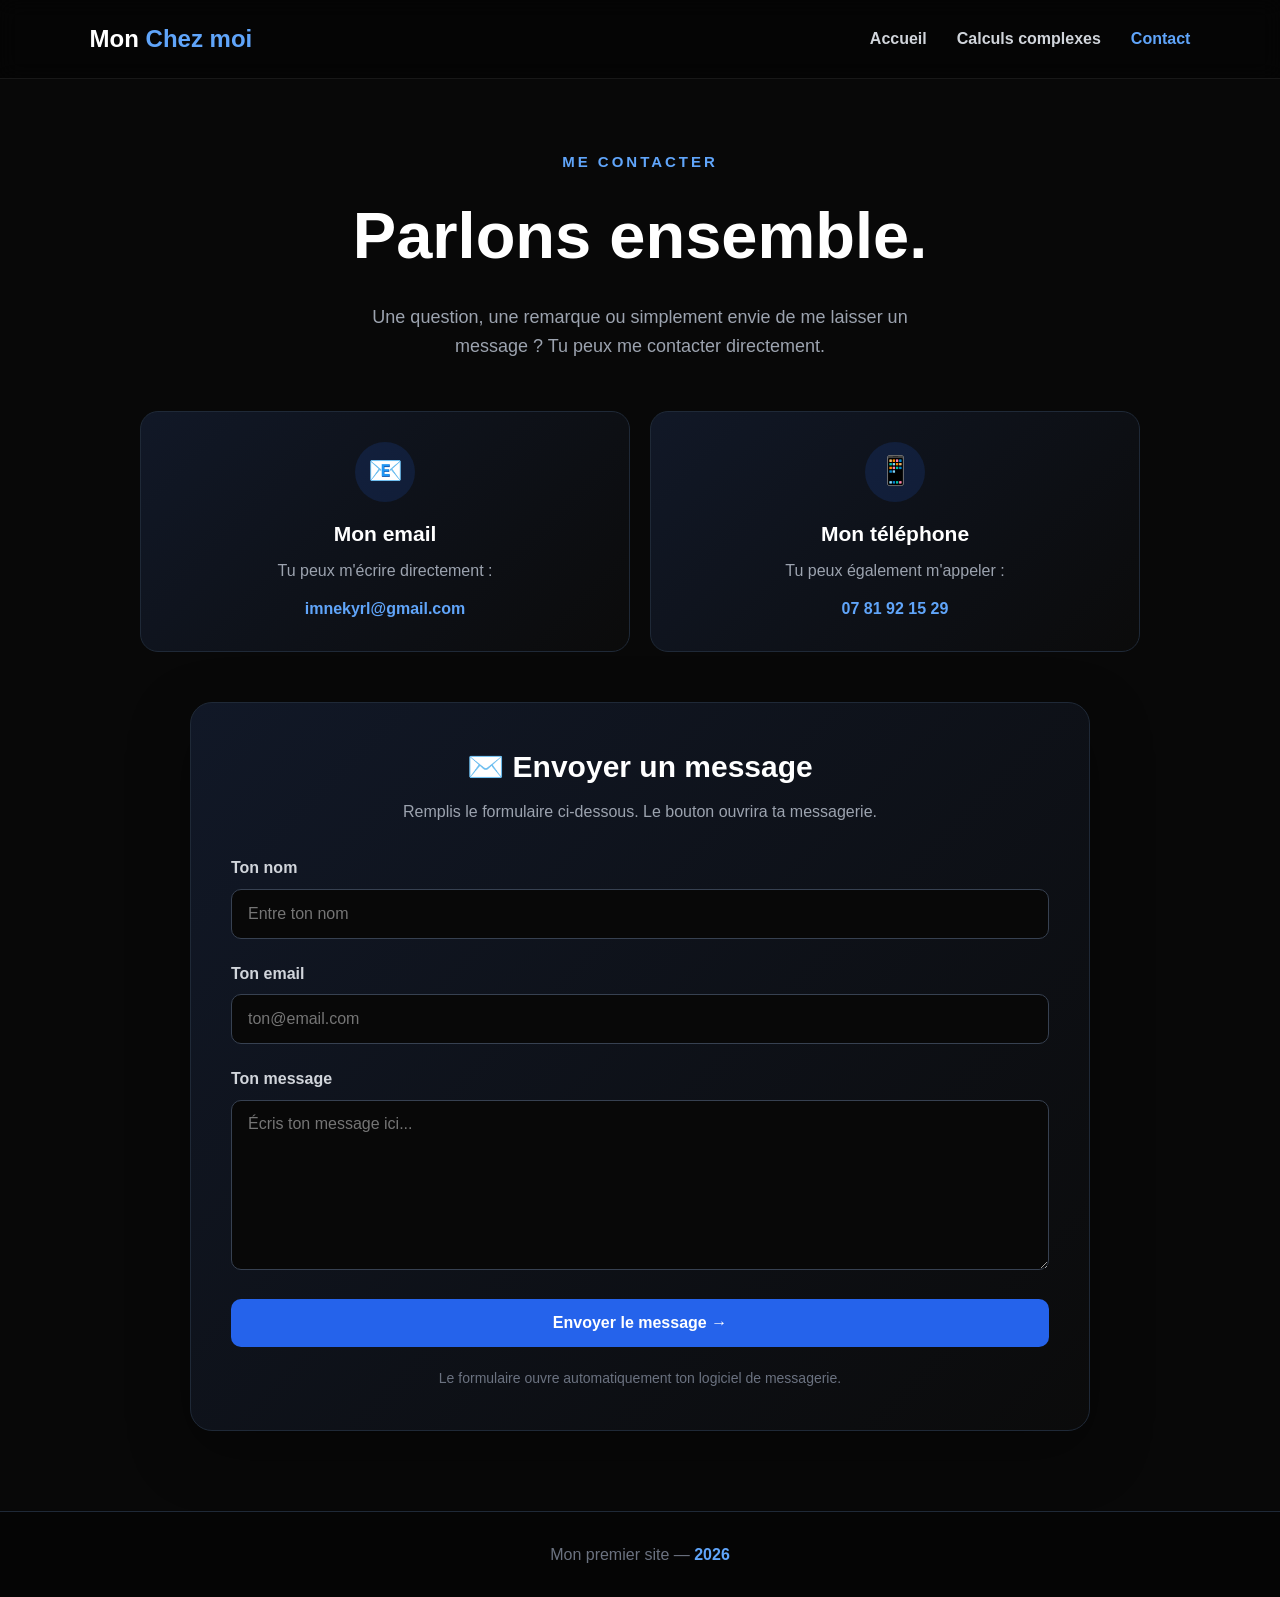
<file: contact.html>
<!DOCTYPE html>
<html lang="fr">

<head>

    <meta charset="UTF-8">

    <meta name="viewport" content="width=device-width, initial-scale=1.0">

    <title>Contact - Mon Chez moi</title>


    <style>

        /* =========================================
           RESET
        ========================================= */

        * {
            margin: 0;
            padding: 0;
            box-sizing: border-box;
        }

        html {
            scroll-behavior: smooth;
        }

        body {
            font-family: Arial, Helvetica, sans-serif;

            background: #080808;

            color: white;

            line-height: 1.6;

            min-height: 100vh;
        }


        /* =========================================
           NAVIGATION
        ========================================= */

        header {

            position: fixed;

            top: 0;
            left: 0;

            width: 100%;

            z-index: 1000;

            display: flex;

            justify-content: space-between;

            align-items: center;

            padding: 20px 7%;

            background:
                rgba(5, 5, 5, 0.88);

            backdrop-filter:
                blur(10px);

            border-bottom:
                1px solid
                rgba(255, 255, 255, 0.08);
        }


        .logo {

            font-size: 24px;

            font-weight: bold;

            color: white;

            text-decoration: none;
        }


        .logo span {

            color: #60a5fa;
        }


        nav {

            display: flex;

            gap: 30px;
        }


        nav a {

            color: #d1d5db;

            text-decoration: none;

            font-weight: bold;

            transition:
                color 0.25s ease;
        }


        nav a:hover {

            color: #60a5fa;
        }


        nav a.active {

            color: #60a5fa;
        }



        /* =========================================
           CONTENU PRINCIPAL
        ========================================= */

        main {

            min-height: 100vh;

            padding:
                150px 7% 80px;
        }


        .titre {

            text-align: center;

            margin-bottom: 50px;
        }


        .petit-titre {

            color: #60a5fa;

            font-size: 15px;

            font-weight: bold;

            letter-spacing: 3px;

            text-transform: uppercase;

            margin-bottom: 10px;
        }


        .titre h1 {

            font-size:
                clamp(42px, 6vw, 65px);

            margin-bottom: 15px;
        }


        .titre p {

            color: #9ca3af;

            font-size: 18px;

            max-width: 600px;

            margin: auto;
        }



        /* =========================================
           CARTES DE CONTACT
        ========================================= */

        .contact-infos {

            max-width: 1000px;

            margin: 0 auto 50px;

            display: grid;

            grid-template-columns:
                repeat(2, 1fr);

            gap: 20px;
        }


        .info-card {

            padding: 30px;

            border-radius: 18px;

            background:
                linear-gradient(
                    135deg,
                    #111827,
                    #0b0b0b
                );

            border:
                1px solid
                #1f2937;

            text-align: center;

            transition:
                transform 0.25s ease,
                border-color 0.25s ease;
        }


        .info-card:hover {

            transform:
                translateY(-5px);

            border-color:
                #2563eb;
        }


        .info-icon {

            width: 60px;

            height: 60px;

            display: flex;

            align-items: center;

            justify-content: center;

            margin:
                0 auto 15px;

            border-radius: 50%;

            background:
                rgba(37, 99, 235, 0.15);

            font-size: 28px;
        }


        .info-card h2 {

            font-size: 21px;

            margin-bottom: 8px;
        }


        .info-card p {

            color: #9ca3af;

            margin-bottom: 12px;
        }


        .info-card a {

            color: #60a5fa;

            text-decoration: none;

            font-weight: bold;

            word-break: break-word;

            transition:
                color 0.2s ease;
        }


        .info-card a:hover {

            color: #93c5fd;

            text-decoration: underline;
        }



        /* =========================================
           FORMULAIRE
        ========================================= */

        .formulaire {

            max-width: 900px;

            margin: auto;

            padding: 40px;

            border-radius: 22px;

            background:
                linear-gradient(
                    135deg,
                    #111827,
                    #0b0b0b
                );

            border:
                1px solid
                #1f2937;

            box-shadow:
                0 20px 60px
                rgba(0, 0, 0, 0.35);
        }


        .formulaire h2 {

            text-align: center;

            font-size: 30px;

            margin-bottom: 8px;
        }


        .formulaire-intro {

            text-align: center;

            color: #9ca3af;

            margin-bottom: 30px;
        }


        .champ {

            margin-bottom: 22px;
        }


        .champ label {

            display: block;

            margin-bottom: 8px;

            color: #d1d5db;

            font-weight: bold;
        }


        .champ input,
        .champ textarea {

            width: 100%;

            padding:
                14px 16px;

            border-radius: 10px;

            border:
                1px solid
                #374151;

            background:
                #080808;

            color: white;

            font-family: Arial, Helvetica, sans-serif;

            font-size: 16px;

            outline: none;

            transition:
                border-color 0.2s ease,
                box-shadow 0.2s ease;
        }


        .champ input {

            height: 50px;
        }


        .champ textarea {

            min-height: 170px;

            resize: vertical;
        }


        .champ input:focus,
        .champ textarea:focus {

            border-color:
                #3b82f6;

            box-shadow:
                0 0 0 3px
                rgba(59, 130, 246, 0.12);
        }


        .bouton-envoyer {

            display: block;

            width: 100%;

            padding: 15px;

            border: none;

            border-radius: 10px;

            background:
                #2563eb;

            color: white;

            font-size: 16px;

            font-weight: bold;

            cursor: pointer;

            transition:
                background 0.2s ease,
                transform 0.2s ease;
        }


        .bouton-envoyer:hover {

            background:
                #3b82f6;

            transform:
                translateY(-2px);
        }



        /* =========================================
           PETIT MESSAGE
        ========================================= */

        .note {

            text-align: center;

            margin-top: 20px;

            color: #6b7280;

            font-size: 14px;
        }



        /* =========================================
           FOOTER
        ========================================= */

        footer {

            text-align: center;

            padding: 30px 20px;

            background: #050505;

            border-top:
                1px solid
                #1f2937;

            color: #6b7280;
        }


        footer strong {

            color: #60a5fa;
        }



        /* =========================================
           TELEPHONE
        ========================================= */

        @media (max-width: 750px) {

            header {

                padding:
                    18px 5%;
            }


            nav {

                gap: 15px;
            }


            nav a {

                font-size: 14px;
            }


            .contact-infos {

                grid-template-columns: 1fr;
            }


            .formulaire {

                padding: 30px 20px;
            }

        }


        @media (max-width: 550px) {

            header {

                position: relative;

                flex-direction: column;

                gap: 12px;
            }


            nav {

                flex-wrap: wrap;

                justify-content: center;
            }


            main {

                padding:
                    70px 6% 60px;
            }


            .titre h1 {

                font-size: 42px;
            }

        }

    </style>

</head>


<body>


    <!-- =========================================
         NAVIGATION
    ========================================== -->

    <header>

        <a
            href="index.html"
            class="logo"
        >
            Mon <span>Chez moi</span>
        </a>


        <nav>

            <a href="index.html">
                Accueil
            </a>


            <a
                href="complex.html"
            >
                Calculs complexes
            </a>


            <a
                href="contact.html"
                class="active"
            >
                Contact
            </a>

        </nav>

    </header>



    <!-- =========================================
         CONTENU
    ========================================== -->

    <main>


        <!-- TITRE -->

        <div class="titre">

            <div class="petit-titre">
                Me contacter
            </div>


            <h1>
                Parlons ensemble.
            </h1>


            <p>
                Une question, une remarque ou simplement
                envie de me laisser un message ?
                Tu peux me contacter directement.
            </p>

        </div>



        <!-- =========================================
             INFORMATIONS
        ========================================== -->

        <div class="contact-infos">


            <!-- EMAIL -->

            <div class="info-card">

                <div class="info-icon">
                    📧
                </div>


                <h2>
                    Mon email
                </h2>


                <p>
                    Tu peux m'écrire directement :
                </p>


                <a
                    href="mailto:imnekyrl@gmail.com"
                >
                    imnekyrl@gmail.com
                </a>

            </div>



            <!-- TELEPHONE -->

            <div class="info-card">

                <div class="info-icon">
                    📱
                </div>


                <h2>
                    Mon téléphone
                </h2>


                <p>
                    Tu peux également m'appeler :
                </p>


                <a
                    href="tel:0781921529"
                >
                    07 81 92 15 29
                </a>

            </div>

        </div>



        <!-- =========================================
             FORMULAIRE
        ========================================== -->

        <div class="formulaire">


            <h2>
                ✉️ Envoyer un message
            </h2>


            <p class="formulaire-intro">

                Remplis le formulaire ci-dessous.
                Le bouton ouvrira ta messagerie.

            </p>


            <form
                id="contactForm"
            >


                <!-- NOM -->

                <div class="champ">

                    <label for="nom">
                        Ton nom
                    </label>


                    <input
                        type="text"
                        id="nom"
                        placeholder="Entre ton nom"
                        required
                    >

                </div>



                <!-- EMAIL -->

                <div class="champ">

                    <label for="email">
                        Ton email
                    </label>


                    <input
                        type="email"
                        id="email"
                        placeholder="ton@email.com"
                        required
                    >

                </div>



                <!-- MESSAGE -->

                <div class="champ">

                    <label for="message">
                        Ton message
                    </label>


                    <textarea
                        id="message"
                        placeholder="Écris ton message ici..."
                        required
                    ></textarea>

                </div>



                <!-- BOUTON -->

                <button
                    type="submit"
                    class="bouton-envoyer"
                >
                    Envoyer le message →
                </button>

            </form>


            <p class="note">

                Le formulaire ouvre automatiquement
                ton logiciel de messagerie.

            </p>

        </div>

    </main>



    <!-- =========================================
         FOOTER
    ========================================== -->

    <footer>

        <p>

            Mon premier site —

            <strong>
                2026
            </strong>

        </p>

    </footer>



    <!-- =========================================
         JAVASCRIPT
    ========================================== -->

    <script>

        const formulaire =
            document.getElementById("contactForm");


        formulaire.addEventListener(
            "submit",
            function(event) {

                event.preventDefault();


                const nom =
                    document.getElementById("nom").value;


                const email =
                    document.getElementById("email").value;


                const message =
                    document.getElementById("message").value;


                const sujet =
                    "Message depuis mon site";


                const corps =

                    "Bonjour,%0D%0A%0D%0A" +

                    "Nom : " +
                    encodeURIComponent(nom) +

                    "%0D%0A" +

                    "Email : " +
                    encodeURIComponent(email) +

                    "%0D%0A%0D%0A" +

                    "Message :%0D%0A" +

                    encodeURIComponent(message);


                window.location.href =

                    "mailto:imnekyrl@gmail.com" +

                    "?subject=" +
                    encodeURIComponent(sujet) +

                    "&body=" +
                    corps;

            }
        );

    </script>


</body>

</html>
</file>
